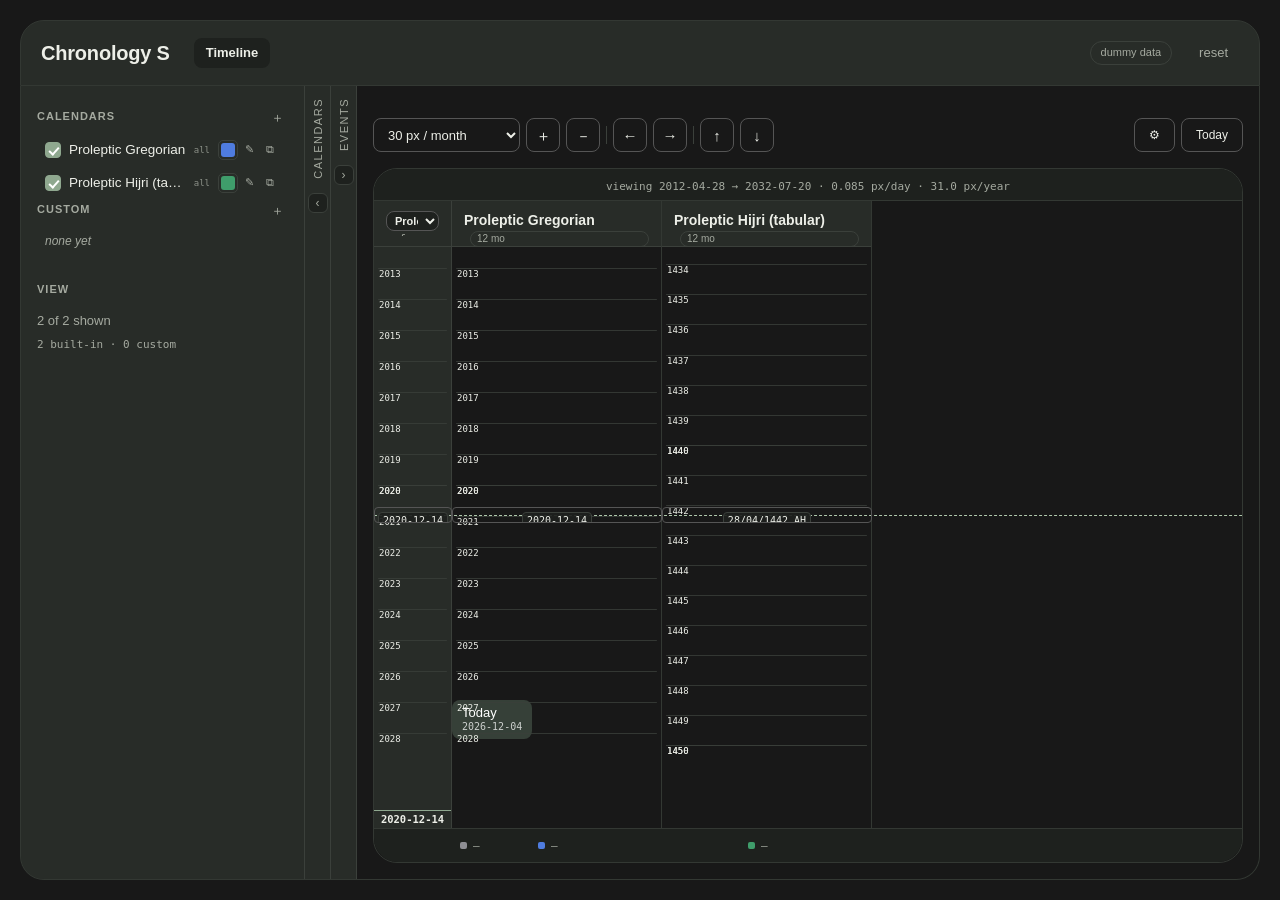
<file: index.html>
<!DOCTYPE html>
<html lang="en">
<head>
<meta charset="utf-8">
<meta name="viewport" content="width=device-width, initial-scale=1">
<title>Chronology S — Calendars</title>
<link rel="icon" href="data:image/svg+xml,<svg xmlns='http://www.w3.org/2000/svg' viewBox='0 0 16 16'><rect width='16' height='16' rx='4' fill='%23d1e7d1'/></svg>">
<link rel="stylesheet" href="cal/styles.css?cb=13">
</head>
<body>
<div class="app">

  <header class="topbar">
    <div class="brand">
      <span class="name">Chronology S</span>
    </div>
    <nav class="tabs">
      <a class="on" href="index.html">Timeline</a>
    </nav>
    <div class="spacer"></div>
    <span class="chip">dummy data</span>
    <button class="btn ghost" id="resetBtn" title="Restore the original dummy data">reset</button>
  </header>

  <div class="body">
    <!-- ============ region 2: calendar list (collapsible) ============ -->
    <aside class="side" id="sidePanel">
      <div class="dragbar" id="dragSide" title="Drag to resize"></div>
      <div id="calList"></div>

      <p class="label">View</p>
      <div style="font-size:13px;color:var(--muted);line-height:1.5">
        <div id="viewCount">—</div>
        <div id="viewRange" style="font-family:var(--mono);font-size:11px;margin-top:6px"></div>
      </div>
    </aside>
    <button class="rail" id="railSide" title="Calendars"><span class="rail-lab">Calendars</span><span class="rail-arrow">‹</span></button>

    <!-- ============ region 3: events panel (collapsible) ============ -->
    <section class="evpanel" id="evPanel">
      <div class="dragbar" id="dragEv" title="Drag to resize"></div>
      <div class="evpanel-head">
        <select class="select" id="evFilter" title="Filter by calendar">
          <option value="">All events</option>
        </select>
      </div>
      <div class="evpanel-body" id="evList"></div>
      <div class="evpanel-foot">
        <button class="btn primary" id="evAddBtn" style="width:100%">＋ Add event</button>
      </div>
    </section>
    <button class="rail" id="railEv" title="Events"><span class="rail-lab">Events</span><span class="rail-arrow">›</span></button>

    <!-- ============ region 4: right column ============ -->
    <main class="main">
      <!-- controls live OUTSIDE the table, in-flow, left/right split above it -->
      <div class="tl-controls">
        <div class="ctl-left">
          <select class="select ctl" id="zoomSel" title="Zoom — each preset puts that unit at 30px">
            <option value="fit">Fit all</option>
            <option value="millennia">30 px / millennium</option>
            <option value="centuries">30 px / century</option>
            <option value="decades">30 px / decade</option>
            <option value="years">30 px / year</option>
            <option value="months" selected>30 px / month</option>
            <option value="days">30 px / day</option>
          </select>
          <button class="btn icon" id="zin" title="Zoom in">＋</button>
          <button class="btn icon" id="zout" title="Zoom out">－</button>
          <span class="sep" style="width:1px;height:18px;background:var(--border)"></span>
          <button class="btn icon" id="left" title="Scroll calendars left">←</button>
          <button class="btn icon" id="right" title="Scroll calendars right">→</button>
          <span class="sep" style="width:1px;height:18px;background:var(--border)"></span>
          <button class="btn icon" id="up" title="Earlier">↑</button>
          <button class="btn icon" id="down" title="Later">↓</button>
        </div>
        <div class="ctl-right">
          <button class="btn sm" id="gearBtn" title="Global settings">⚙</button>
          <button class="btn sm" id="todayBtn">Today</button>
        </div>

        <!-- ⚙ global settings: timeline view variables -->
        <div class="panel" id="settingsPanel" hidden>
          <div class="panel-head">
            <span class="label">Global settings</span>
            <button class="btn ghost" id="settingsClose">✕</button>
          </div>
          <div class="panel-body" id="settingsBody"></div>
        </div>
      </div>

      <div class="tl-panel">
        <!-- row 1: coordinates -->
        <div class="tl-range"><span class="range" id="range">—</span></div>

        <!-- row 2: the timeline -->
        <div id="vt-scroll"><div id="vt-inner"></div></div>

        <!-- row 3: coordinates (one per calendar, aligned to the columns) -->
        <div class="legend" id="coordRow"></div>
      </div>
    </main>
  </div>
</div>

<div class="readout" id="readout"></div>

<!-- ============ calendar drawer ============ -->
<div class="scrim" id="scrim" hidden></div>
<aside class="drawer" id="drawer" hidden aria-label="Calendar editor" style="display:none">
  <div class="drawer-head">
    <h2 id="drawerTitle">Calendar</h2>
    <button class="btn ghost" id="drawerClose" title="Close">✕</button>
  </div>
  <div class="drawer-body">
    <label class="fld"><span>Name</span>
      <input id="fName" type="text" placeholder="e.g. Proleptic Gregorian"></label>

    <div class="row2">
      <label class="fld"><span>Valid from — blank = unbounded</span>
        <span class="stack">
          <span class="inline">
            <input id="fBoundFromD" type="number" min="1" max="31" value="1">
            <select id="fBoundFromM"></select>
            <input id="fBoundFromY" type="number" value="1">
          </span>
          <small class="err" id="fBoundFromErr"></small>
        </span>
      </label>
      <label class="fld"><span>Valid to — blank = unbounded</span>
        <span class="stack">
          <span class="inline">
            <input id="fBoundToD" type="number" min="1" max="31" value="1">
            <select id="fBoundToM"></select>
            <input id="fBoundToY" type="number" value="1">
          </span>
          <small class="err" id="fBoundToErr"></small>
        </span>
      </label>
    </div>

    <div class="row2">
      <label class="fld"><span>Epoch — day 1/1/1 is this day</span>
        <span class="stack">
          <select id="fEpochCal"></select>
          <span class="inline">
            <input id="fEpochD" type="number" min="1" max="31" value="1">
            <select id="fEpochM"></select>
            <input id="fEpochY" type="number" value="1">
          </span>
          <small class="err" id="fEpochErr"></small>
        </span>
      </label>
      <label class="fld"><span>Year numbering</span>
        <select id="fEra">
          <option value="ce">Common Era (1, 2, 3 … no year zero)</option>
          <option value="astro">Astronomical (… −1, 0, 1 … year zero exists)</option>
        </select></label>
    </div>

    <div class="fld">
      <span>Months</span>
      <table class="months" id="monthTable">
        <thead><tr><th>#</th><th>Name</th><th>Days</th><th></th></tr></thead>
        <tbody></tbody>
      </table>
      <div class="row">
        <button class="btn sm" id="addMonth">＋ month</button>
        <button class="btn sm" id="addLeapMonth">＋ leap month</button>
      </div>
      <small class="err" id="fMonthsErr"></small>
    </div>

    <div class="fld">
      <span>Leap rule</span>
      <div class="leapopts">
        <label class="radio"><input type="radio" name="leap" value="every4"> Every 4th year</label>
        <label class="radio"><input type="radio" name="leap" value="custom"> 4-year cycle, leap years</label>
        <label class="radio"><input type="radio" name="leap" value="none"> None (fixed year length)</label>
      </div>
      <div class="inline">
        <input id="fLeapCycle" type="number" min="4" value="30" title="cycle length in years">
        <input id="fLeapYears" type="text" value="2,3,5,7,10,13,16,18,21,24,26,29" title="leap years within the cycle">
      </div>
      <small class="muted" id="leapHint"></small>
    </div>

    <div class="fld">
      <span>Date format</span>
      <input id="fFmt" type="text" value="DD/MM/YYYY">
    </div>

    <div class="fld">
      <span>Colour</span>
      <input id="fColor" type="color" value="#4f7cdf">
    </div>

    <div class="fld">
      <span>Built-in preset <small class="muted">(replaces the rule fields)</small></span>
      <div class="row" id="presets"></div>
    </div>

    <div class="preview">
      <div class="preview-h">Preview — round trip</div>
      <div class="preview-g" id="previewG"></div>
      <small class="err" id="fErr"></small>
    </div>
  </div>
  <div class="drawer-foot">
    <button class="btn danger" id="delBtn" hidden>delete</button>
    <div class="spacer"></div>
    <button class="btn" id="cancelBtn">cancel</button>
    <button class="btn primary" id="saveBtn">save</button>
  </div>
</aside>

<script src="cal/engine.js?cb=20"></script>
<script src="cal/store.js?cb=20"></script>
<script src="cal/settings.js?cb=4"></script>
<script src="cal/settingspanel.js?cb=2"></script>
<script src="cal/timeline.js?cb=42"></script>
<script src="cal/eventeditor.js"></script>
<script src="cal/editor.js?cb=23"></script>
<script src="cal/panels.js?cb=20"></script>
<script src="cal/sidebar.js?cb=20"></script>
<script>
CalEditor.bind();
Settings.load();
window.SettingsPanel.bindGear();
/* shared event drawer (also used by the region-3 events panel) */
fetch('cal/event-drawer.html').then(r => r.text()).then(html => {
  document.body.insertAdjacentHTML('beforeend', html);
  window.EventEditor.bind();
});
</script>
</body>
</html>
</file>
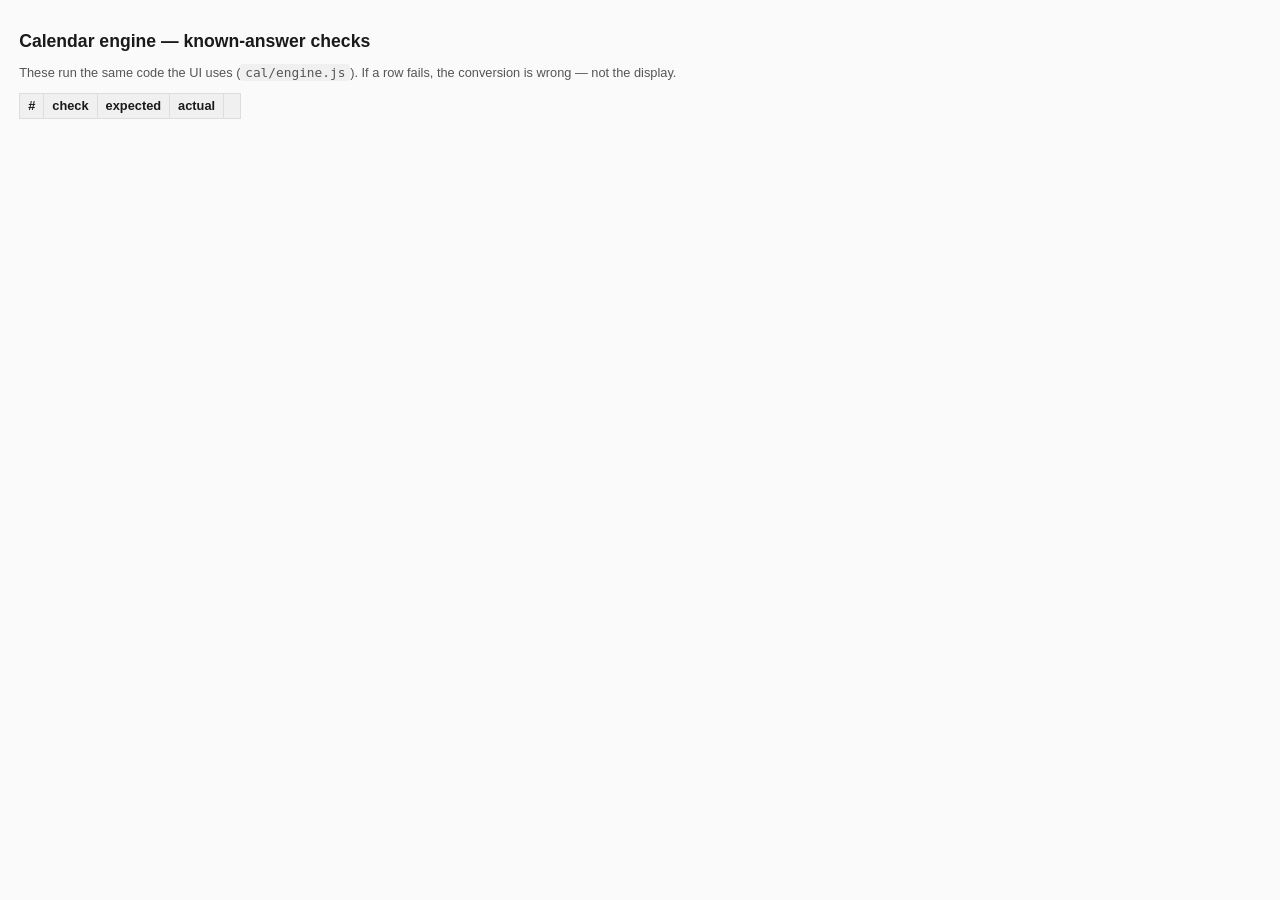
<file: checks.html>
<!DOCTYPE html>
<html lang="en">
<head>
<meta charset="utf-8">
<title>Chronology S — engine checks</title>
<style>
  body { font-family: -apple-system, "Segoe UI", sans-serif; margin: 0; padding: 1.2rem;
         background: #fafafa; color: #1a1a1a; }
  h1 { font-size: 1.1rem; }
  table { border-collapse: collapse; font-size: .8rem; margin-top: .6rem; }
  td, th { border: 1px solid #ddd; padding: .28rem .5rem; text-align: left; }
  th { background: #f0f0f0; }
  .ok { color: #15803d; } .bad { color: #b91c1c; font-weight: 600; }
  .note { color: #555; font-size: .8rem; max-width: 62rem; }
  code { background: #f0f0f0; padding: .05rem .3rem; border-radius: 3px; }
</style>
</head>
<body>
<h1>Calendar engine — known-answer checks</h1>
<p class="note">These run the same code the UI uses (<code>cal/engine.js</code>). If a row fails, the
conversion is wrong — not the display.</p>
<table>
  <thead><tr><th>#</th><th>check</th><th>expected</th><th>actual</th><th></th></tr></thead>
  <tbody id="rows"></tbody>
</table>
<p class="note" id="sum"></p>

<script src="cal/engine.js"></script>
<script>
const rows = [];
function chk(name, expected, actual) {
  const pass = JSON.stringify(expected) === JSON.stringify(actual);
  rows.push({ name, expected, actual, pass });
}

// --- anchor -------------------------------------------------------------
chk('anchor: 2026-10-01 Gregorian → offset', 0, gregorianToOffset(2026, 10, 1));
chk('anchor: offset 0 → Gregorian', [2026, 10, 1], offsetToGregorian(0));

// --- published JDN pairs (independent of our anchor) --------------------
// 2000-01-01 Gregorian = JDN 2451545 → offset = 2451545 - 2461300
chk('2000-01-01 Gregorian', 2451545 - 2461300, gregorianToOffset(2000, 1, 1));
chk('1987-01-27 Gregorian', 2446823 - 2461300, gregorianToOffset(1987, 1, 27));
chk('1582-10-15 Gregorian (first Gregorian day)', 2299161 - 2461300, gregorianToOffset(1582, 10, 15));
chk('1582-10-04 Julian (last Julian day)', 2299160 - 2461300, julianToOffset(1582, 10, 4));
chk('roundtrip 1582-10-15 Gregorian', [1582, 10, 15], offsetToGregorian(gregorianToOffset(1582, 10, 15)));
chk('roundtrip 1582-10-04 Julian', [1582, 10, 4], offsetToJulian(julianToOffset(1582, 10, 4)));

// --- Gregorian leap behaviour ------------------------------------------
chk('2000 is Gregorian leap', true, isLeapYear(2000, gregorianCal()));
chk('1900 is NOT Gregorian leap', false, isLeapYear(1900, gregorianCal()));
chk('2024 is Gregorian leap', true, isLeapYear(2024, gregorianCal()));
chk('1900 IS Julian leap', true, isLeapYear(1900, julianCal()));

// --- rule-driven engine vs the direct formulas --------------------------
const G = finalize(gregorianCal(), () => null);
const J = finalize(julianCal(), () => null);
for (const [y, m, d] of [[2026,10,1],[1582,10,15],[1900,3,1],[4,2,29],[-44,3,15],[-5000,1,1]]) {
  chk(`engine Gregorian ${y}-${m}-${d}`, gregorianToOffset(y, m, d), dateToOffset(y, m, d, G));
  chk(`engine Gregorian back ${y}-${m}-${d}`, [y, m, d], (o => { const r = offsetToDate(o, G); return [r.y, r.m, r.d]; })(dateToOffset(y, m, d, G)));
}
for (const [y, m, d] of [[1582,10,4],[1900,2,29],[622,7,16]]) {
  chk(`engine Julian ${y}-${m}-${d}`, julianToOffset(y, m, d), dateToOffset(y, m, d, J));
}
chk('engine Julian 1582-10-04', julianToOffset(1582,10,4), dateToOffset(1582, 10, 4, J));

// --- Hijri: epoch and published pairs ----------------------------------
const H = finalize(hijriCal(), () => null);
chk('Hijri epoch AH1/1/1 = Julian 622-07-16', julianToOffset(622, 7, 16), H.epochOffset);
chk('Hijri epoch offset is stable', -200315, H.epochOffset);
chk('Hijri AH1/1/1 round trip', { y: 1, m: 1, d: 1 }, (() => { const r = offsetToDate(H.epochOffset, H); return { y: r.y, m: r.m, d: r.d }; })());
// 1 Muharram 1446 AH = 7 July 2024 CE (Gregorian) — published civil-calendar value
chk('1 Muharram 1446 AH → Gregorian', [2024, 7, 7], (() => {
  const r = offsetToDate(dateToOffset(1446, 1, 1, H), G); return [r.y, r.m, r.d]; })());
// Hijri year length: 354 common, 355 leap
chk('AH 1445 length (common)', 354, daysInYear(1445, H));
chk('AH 1446 length (leap)', 355, daysInYear(1446, H));
// Hijri date for "today" should be a sane AH year
const t = offsetToDate(0, H);
chk('Hijri year at the anchor is 1448', true, t.y >= 1447 && t.y <= 1448);

// --- formatting ---------------------------------------------------------
chk('format Hijri', '01/01/0001', formatDate(1, 1, 1, H));
chk('format Gregorian', '1582-10-15', formatDate(1582, 10, 15, G));
chk('format BCE', '753-04-21 BCE', formatDate(-752, 4, 21, G));  // astronomical -752 = 753 BCE

// --- custom calendar round trip ----------------------------------------
const C = finalize(presetCal('egyptian'), id => ({ julian: J, gregorian: G }[id]));
const cOff = dateToOffset(100, 13, 5, C);
chk('Egyptian 100/13/5 round trip', [100, 13, 5], (() => { const r = offsetToDate(cOff, C); return [r.y, r.m, r.d]; })());
chk('Egyptian 13th month exists only 5 days', 5, daysInMonth(100, 12, C));

const tb = document.getElementById('rows');
let nOk = 0;
for (const r of rows) {
  if (r.pass) nOk++;
  const tr = document.createElement('tr');
  tr.innerHTML = `<td>${r.pass ? '✓' : '✗'}</td><td>${r.name}</td>
    <td><code>${JSON.stringify(r.expected)}</code></td>
    <td><code>${JSON.stringify(r.actual)}</code></td>
    <td class="${r.pass ? 'ok' : 'bad'}">${r.pass ? 'pass' : 'FAIL'}</td>`;
  tb.appendChild(tr);
}
document.getElementById('sum').innerHTML =
  `<b>${nOk}/${rows.length}</b> checks pass.` + (nOk === rows.length ? '' : ' — something is wrong.');
</script>
</body>
</html>
</file>
<file: cal/styles.css>
/* Chronology S — dark theme.
   Palette SAMPLED from the reference screenshot (2026-11-17), not eyeballed:
   the reference is green-tinted charcoal, not neutral grey. */
:root {
  --bg: #181818;          /* outer canvas                      */
  --panel: #282c28;       /* main panel / sidebar              */
  --panel-2: #1e211e;     /* inset / hover / header            */
  --border: #3b403b;      /* dividers                          */
  --border-soft: #333833; /* faint dividers                    */
  --text: #edefe8;        /* off-white, slightly warm          */
  --muted: #a5aaa0;       /* secondary text                    */
  --accent: #afc8ac;      /* sage                               */
  --accent-ink: #1e211e;
  --accent-dim: #8fa88f;
  --radius: 24px;
  --radius-sm: 8px;
  --font: -apple-system, BlinkMacSystemFont, "SF Pro Display", "Inter", "Segoe UI", Roboto, sans-serif;
  --mono: ui-monospace, "SF Mono", Menlo, monospace;
  --shadow: 0 20px 40px rgba(0, 0, 0, .5);
}
* { box-sizing: border-box; }
html, body { height: 100%; }
body { margin: 0; font-family: var(--font); background: var(--bg); color: var(--text);
       font-size: 15px; line-height: 1.4; }
a { color: inherit; }
h1 { font-size: 28px; font-weight: 700; margin: 0; letter-spacing: -.02em; }
h2 { font-size: .95rem; margin: 0; }

/* ---------- shell ---------- */
.app { display: flex; flex-direction: column; height: 100vh; padding: 20px; gap: 0; }
.topbar { display: flex; align-items: center; gap: 16px; background: var(--panel);
          border: 1px solid var(--border-soft); border-radius: var(--radius) var(--radius) 0 0;
          padding: 16px 20px; min-height: 60px; }
.brand { display: flex; align-items: center; gap: 10px; }
.brand .mark { width: 32px; height: 32px; border-radius: 50%; background: #343833;
               display: grid; place-items: center; flex: 0 0 auto; }
.brand .mark svg { width: 17px; height: 17px; stroke: var(--muted); }
.brand .name { font-size: 20px; font-weight: 700; letter-spacing: -.01em; }
.tabs { display: flex; gap: 4px; margin-left: 8px; }
.tabs a { text-decoration: none; font-size: 13px; padding: 6px 12px; border-radius: var(--radius-sm);
          color: var(--muted); }
.tabs a:hover { color: var(--text); background: var(--panel-2); }
.tabs a.on { background: var(--panel-2); color: var(--text); font-weight: 600; }
.spacer { flex: 1; }
.chip { font-size: 11px; color: var(--muted); border: 1px solid var(--border);
       border-radius: 99px; padding: 3px 10px; background: transparent; }

/* ---------- buttons ---------- */
.btn { font: inherit; font-size: 13px; padding: 8px 16px; border-radius: var(--radius-sm);
       cursor: pointer; border: 1px solid #555; background: transparent; color: var(--text); }
.btn:hover { background: var(--panel-2); }
.btn.primary { background: var(--accent); border-color: var(--accent); color: var(--accent-ink);
               font-weight: 500; }
.btn.primary:hover { filter: brightness(1.06); }
.btn.pill { border-radius: 20px; color: var(--muted); }
.btn.ghost { border-color: transparent; color: var(--muted); padding: 6px 10px; }
.btn.ghost:hover { color: var(--text); background: var(--panel-2); }
.btn.danger { color: #e0a3a3; border-color: #4a3030; }
.btn.danger:hover { background: #2a1c1c; }
.btn.sm { font-size: 12px; padding: 5px 11px; }
.btn.icon { width: 34px; height: 34px; padding: 0; display: grid; place-items: center;
            border-radius: var(--radius-sm); font-size: 15px; line-height: 1; }

/* ---------- body: sidebar + main ---------- */
.body { flex: 1; display: flex; min-height: 0; background: var(--panel);
        border: 1px solid var(--border-soft); border-top: none;
        border-radius: 0 0 var(--radius) var(--radius); overflow: hidden; }
.side { width: 320px; flex: 0 0 320px; border-right: 1px solid var(--border);
        padding: 20px 16px; overflow-y: auto; background: var(--panel); }
.side .label { font-size: 11px; letter-spacing: 1px; text-transform: uppercase;
               color: var(--muted); margin: 0 0 14px; font-weight: 600; }
.side .label:not(:first-child) { margin-top: 26px; }

/* rail: the label lives INSIDE the strip, below the arrow */
.rail { position: relative; flex: 0 0 26px; width: 26px; border: none;
        border-right: 1px solid var(--border); background: var(--panel);
        color: var(--muted); cursor: pointer; padding: 0;
        display: flex; flex-direction: column; align-items: center; }
.rail:hover { background: var(--panel-2); color: var(--text); }
.rail .rail-arrow { flex: 0 0 auto; width: 20px; height: 20px; margin-top: 14px;
        display: grid; place-items: center; border: 1px solid var(--border);
        border-radius: 6px; font-size: 12px; line-height: 1; color: var(--muted);
        background: var(--panel-2); }
.rail:hover .rail-arrow { color: var(--text); border-color: var(--accent-dim); }
.rail .rail-lab { margin-top: 12px; writing-mode: vertical-rl; transform: rotate(180deg);
        font-size: 11px; letter-spacing: 1.5px; text-transform: uppercase;
        white-space: nowrap; }
.side, .evpanel { position: relative; }
/* grab handle on the right edge of regions 2 and 3 */
.dragbar { position: absolute; top: 0; right: 0; width: 5px; height: 100%; z-index: 6;
           cursor: col-resize; background: transparent; }
.dragbar:hover, .dragbar.on { background: var(--accent-dim); opacity: .55; }

/* region 3: events panel */
.evpanel { width: 260px; flex: 0 0 260px; border-right: 1px solid var(--border);
           background: var(--panel); display: flex; flex-direction: column;
           position: relative; min-height: 0; }
.evpanel-head { padding: 12px 12px 8px; border-bottom: 1px solid var(--border-soft); }
.evpanel-head .select { width: 100%; }
.evpanel-body { flex: 1; overflow-y: auto; padding: 8px; }
.ev-card { padding: 7px 8px; border-radius: var(--radius-sm); margin-bottom: 4px;
           border: 1px solid var(--border-soft); background: var(--panel-2); }
.ev-card:hover { border-color: var(--border); }
.ev-card .t { font-size: 13px; color: var(--text); margin-bottom: 3px;
              white-space: nowrap; overflow: hidden; text-overflow: ellipsis; }
.ev-card .d { font-family: var(--mono); font-size: 10.5px; color: var(--muted);
              white-space: nowrap; overflow: hidden; text-overflow: ellipsis; }
.ev-card .row { display: flex; align-items: center; gap: 4px; margin-top: 5px; }
.ev-card .row .sp { flex: 1; }
.ev-card .btn { width: 20px; height: 20px; padding: 0; font-size: 11px; }
/* pinned footer: never scrolls with the list */
.evpanel-foot { flex: 0 0 auto; padding: 10px 12px 12px;
                border-top: 1px solid var(--border-soft); }
.sec-head { display: flex; align-items: center; justify-content: space-between;
            margin: 0 0 6px; }
.sec-head .label { margin: 0; }
.sec-head .btn { width: 22px; height: 22px; padding: 0; font-size: 13px; line-height: 1; }
.sec-list { display: flex; flex-direction: column; gap: 1px; }
.sec-list + .sec-head { margin-top: 18px; }
.sec-empty { font-size: 12px; color: var(--muted); padding: 6px 8px; font-style: italic; }

/* compact row: checkbox, dot, name, then actions — one line */
.cal-item { display: flex; align-items: center; gap: 8px; padding: 6px 8px;
            border-radius: var(--radius-sm); cursor: default; }
.cal-item:hover { background: var(--bg); }
.cal-item.off { opacity: .42; }
.cal-item .dot { width: 8px; height: 8px; border-radius: 50%; flex: 0 0 auto; }
.cal-item .t { flex: 1; min-width: 0; font-size: 13.5px; color: var(--text);
               white-space: nowrap; overflow: hidden; text-overflow: ellipsis; }
/* validity range, e.g. "all" / "from 1582 Oct" */
.cal-item .bound { flex: 0 0 auto; font-size: 9px; color: var(--muted);
                   font-family: var(--mono); opacity: .8;
                   white-space: nowrap; overflow: hidden; text-overflow: ellipsis;
                   max-width: 74px; }
.cal-item .acts { display: flex; gap: 1px; flex: 0 0 auto; align-items: center; }
/* duplicate choice popover */
.pop-dup { width: 280px; text-align: left; }
.pop-dup .pop-title { font-size: 13px; margin-bottom: 8px; }
.pop-dup .btn { display: block; width: 100%; margin: 4px 0; text-align: left; }

.cal-item .acts .btn { width: 20px; height: 20px; padding: 0; font-size: 11px; }
/* colour swatch: one element that is both the indicator and the control */
.cal-item .swatch { width: 20px; height: 20px; padding: 0; border: 1px solid var(--border);
                    border-radius: 5px; background: none; cursor: pointer; flex: 0 0 auto; }
.cal-item .swatch::-webkit-color-swatch-wrapper { padding: 2px; }
.cal-item .swatch::-webkit-color-swatch { border: none; border-radius: 3px; }
/* built-in date-format button */
.cal-item .fmt { width: auto; height: 20px; padding: 0 6px; font-family: var(--mono);
                 font-size: 10px; letter-spacing: .3px; }

/* preset picker (anchored near the section add button) */
.pop-side { position: fixed; width: 220px; }
.pop-opt { padding: 7px 10px; font-size: 13px; border-radius: 6px; cursor: pointer; }
.pop-opt:hover { background: var(--bg); color: var(--text); }
/* built-in colour + format popover */
.pop-cal { position: fixed; width: 220px; }
.pop-cal input[type=color] { width: 34px; height: 24px; padding: 0; }
.pop-cal input[type=text] { width: 110px; padding: 4px 8px; font-family: var(--mono);
                            font-size: 11px; }

/* checkbox */
.cb { width: 16px; height: 16px; border-radius: 4px; border: 1px solid #555;
      background: transparent; flex: 0 0 auto; cursor: pointer; position: relative; padding: 0; }
.cb[aria-checked="true"] { background: var(--accent-dim); border-color: var(--accent-dim); }
.cb[aria-checked="true"]::after { content: ""; position: absolute; left: 4.5px; top: 2px;
      width: 4px; height: 8px; border: solid #fff; border-width: 0 2px 2px 0;
      transform: rotate(42deg); }

.main { flex: 1; min-width: 0; display: flex; flex-direction: column; overflow: hidden;
        background: var(--bg); padding: 16px 0 0; }
.main-head { padding: 22px 20px 14px; }
.main-head .sub { color: var(--muted); font-size: 15px; margin-top: 6px; }
.main-head .row { display: flex; align-items: center; gap: 10px; }
.main-head .nav { margin-left: auto; display: flex; align-items: center; gap: 6px; }
/* the toolbar select must hug its content — the generic input/select width:100%
   rule otherwise makes it 900px wide and wraps the whole toolbar */
.select { font: inherit; font-size: 13px; padding: 7px 12px; border-radius: var(--radius-sm);
          border: 1px solid #555; background: transparent; color: var(--text); width: auto; }

/* ---------- timeline ---------- */
/* The timeline sits in its own inset panel: rounded corners on the darker
   canvas, distinct from the lighter sidebar/tools around it. */
/* ⚙ global settings panel */
.panel { position: absolute; top: calc(100% - 4px); right: 12px; z-index: 35;
         width: 340px; max-height: 76vh; display: flex; flex-direction: column;
         background: var(--panel-2); border: 1px solid var(--border);
         border-radius: 12px; box-shadow: 0 12px 32px rgba(0,0,0,.45); }
.panel[hidden] { display: none; }
.panel-head { flex: 0 0 auto; display: flex; align-items: center; justify-content: space-between;
              padding: 10px 12px; border-bottom: 1px solid var(--border-soft); }
.panel-body { overflow-y: auto; padding: 10px 12px 14px; }
.gs-sec { font-size: 10px; letter-spacing: 1px; text-transform: uppercase;
          color: var(--muted); margin: 12px 0 6px; font-weight: 600; }
.gs-sec:first-child { margin-top: 2px; }
.gs-row { display: flex; align-items: center; justify-content: space-between;
          gap: 10px; padding: 3px 0; font-size: 12px; }
.gs-row input[type=number] { width: 74px; }
.gs-row input[type=color] { width: 40px; height: 22px; padding: 0; }
.gs-color { flex: 0 0 auto; }
.gs-unit { display: flex; align-items: center; gap: 6px; padding: 3px 0; }
.gs-unit-name { flex: 0 0 78px; font-size: 12px; }
.gs-unit input { width: 58px; }
.gs-unit select { flex: 1; min-width: 0; }
.gs-hint { font-weight: 400; text-transform: none; letter-spacing: 0; opacity: .8; }
.gs-order { display: flex; flex-direction: column; gap: 2px; }
.gs-cal { display: flex; align-items: center; gap: 6px; padding: 5px 6px;
          border: 1px solid var(--border-soft); border-radius: 6px;
          font-size: 12px; cursor: grab; background: var(--panel); }
.gs-cal.dragging { opacity: .5; }
.gs-cal.over { border-color: var(--accent); }
.gs-grip { color: var(--muted); font-size: 11px; }
.gs-dot { width: 8px; height: 8px; border-radius: 50%; flex: 0 0 auto; }
.gs-name { flex: 1; min-width: 0; overflow: hidden; text-overflow: ellipsis; white-space: nowrap; }
.gs-type { font-size: 9px; color: var(--muted); font-family: var(--mono); }

/* controls: in-flow, above the table. Left cluster = view, right = ticks/today. */
.tl-controls { position: relative; display: flex; align-items: center; justify-content: space-between;
               gap: 12px; padding: 16px; flex-wrap: wrap; }   /* symmetric: equal above and below */
.ctl-left, .ctl-right { display: flex; align-items: center; gap: 6px; }
.ctl .btn, .ctl.select { height: 34px; }          /* one uniform control height */
.ctl.select { padding: 0 10px; }
.ctl-right .btn { height: 34px; padding: 0 14px; }
.tl-panel { background: var(--bg); border: 1px solid var(--border-soft);
            border-radius: var(--radius); margin: 0 16px 16px; overflow: hidden;
            display: flex; flex-direction: column; min-height: 0; }

/* tick / label popover */
.popover { position: absolute; top: calc(100% - 6px); right: 16px; z-index: 30;
           width: 320px; background: var(--panel-2);
           border: 1px solid var(--border); border-radius: 12px; padding: 12px 14px;
           box-shadow: 0 12px 30px rgba(0,0,0,.5); text-align: left; }
.pop-row { display: flex; align-items: center; gap: 10px; padding: 5px 0;
           border-bottom: 1px solid var(--border-soft); }
.pop-row:last-of-type { border-bottom: none; }
.pop-lab { font-size: 11px; letter-spacing: .5px; text-transform: uppercase;
           color: var(--muted); flex: 0 0 92px; font-weight: 600; }
.pop-ctl { flex: 1; display: flex; align-items: center; gap: 6px; font-size: 11px;
           color: var(--muted); }
.pop-ctl input[type=range] { flex: 1; accent-color: var(--accent); }
.pop-ctl select { width: auto; padding: 3px 8px; font-size: 12px; }
.pop-ctl input[type=checkbox] { width: auto; accent-color: var(--accent); }
.pop-hint { font-size: 10px; color: var(--muted); margin-top: 8px; line-height: 1.4; }
.pop-sep { height: 1px; background: var(--border-soft); margin: 8px -14px 2px; }
.pop-ctl input[type=number] { width: 56px; padding: 3px 6px; font-family: var(--mono);
                               font-size: 11px; }
/* slim, centred readout strip — just tall enough for one line */
.tl-range { padding: 5px 16px; background: var(--panel-2); border-bottom: 1px solid var(--border-soft);
            text-align: center; }
.tl-range .range { font-family: var(--mono); font-size: 11px; color: var(--muted); }
#vt-scroll { flex: 1; overflow: auto; position: relative; background: var(--bg); }
#vt-inner { position: relative; display: flex; min-width: max-content; }

/* year ruler — matches the panel so its sticky header reads as one surface */
.ruler { position: sticky; left: 0; z-index: 8; flex: 0 0 auto; width: 78px;
         background: var(--panel); border-right: 1px solid var(--border); }
.ruler .col-head { background: var(--panel); }
.ruler-body { position: relative; }
.ruler-lab { position: absolute; left: 10px; transform: translateY(-50%);
             font-family: var(--mono); font-size: var(--label-px, 10px); color: var(--muted);
             white-space: nowrap; }
/* reference selector in the ruler header — must fit the fixed 46px header */
.ref-sel { font-size: 11px; padding: 2px 4px; height: 22px; width: 100%;
           background: var(--panel-2); }
/* bold date inside the ruler, at the crosshair's height */
.ruler-date { position: sticky; top: 46px; z-index: 7; display: block;
              width: 100%; text-align: center; font-family: var(--mono);
              font-size: 10.5px; font-weight: 700; color: var(--text);
              background: var(--panel); border-top: 1px solid var(--accent-dim);
              padding: 1px 0; pointer-events: none; }

.col { position: relative; border-right: 1px solid var(--border-soft); flex: 0 0 auto; }
.col-head { position: sticky; top: 0; z-index: 6; background: var(--panel); padding: 10px 12px;
            border-bottom: 1px solid var(--border); font-size: 14px; font-weight: 600;
            height: 46px; overflow: hidden; display: flex; flex-direction: column;
            justify-content: flex-start; }
.col-head .sub { display: block; font-weight: 400; font-size: 11px; color: var(--muted);
                 font-family: var(--mono); white-space: nowrap; overflow: hidden;
                 text-overflow: ellipsis; }
.col-head .dot { display: inline-block; width: 8px; height: 8px; border-radius: 50%;
                 margin-right: 6px; vertical-align: middle; }
.col-head .tag { display: inline-block; font-size: 10px; color: var(--muted);
                 border: 1px solid var(--border); border-radius: 99px; padding: 0 6px;
                 margin-left: 6px; font-weight: 400; vertical-align: middle; }
.col-head .warn { display: block; font-size: 10px; color: #e0a3a3; }
.col-body { position: relative; }

.mark { position: absolute; left: 4px; right: 4px; border-radius: 2px;
        height: var(--tick-minor-w, 1px);
        background: var(--tick-minor, #3a3f3a); opacity: .6; }
/* a tier carries BOTH its tick style and its label size from settings */
/* tick weight follows the tier: year big, month small, day smallest */
/* tick weight/colour come from global settings; the classes only carry tier */
.mark.millennium, .mark.century, .mark.decade,
.mark.year, .mark.month, .mark.day {
  background: var(--tick-minor, #3a3f3a);
  opacity: .8;
}
.mark.millennium.lab, .mark.century.lab, .mark.decade.lab,
.mark.year.lab, .mark.month.lab, .mark.day.lab {
  background: none;
  opacity: 1;
}
/* labels sit in the TOP-LEFT corner of the block the tick starts, not centred
   on the line — so a year label heads the year band, a month label the month.
   The ruler's own labels use the same anchoring so the two stay aligned. */
.mark.lab { font-family: var(--mono); font-size: var(--label-px, 10px); color: var(--text);
            background: none; height: auto; opacity: 1; border: none;
            transform: none; padding: 0 0 0 3px; left: 2px; right: auto;
            text-align: left; white-space: nowrap; }
/* the ruler's labels share the column anchoring (top-left of the tick) */
.ruler-lab { transform: none; left: 3px; }

/* out-of-bounds shading: a bounded calendar's invalid region is darker */
.oob { position: absolute; left: 0; right: 0; top: 0; pointer-events: none; }
.oob-band { position: absolute; left: 0; right: 0;
            background: rgba(0,0,0,.38); pointer-events: none; }
/* ticks must never draw over the out-of-bounds band */
.col-body .mark, .col-body .ev { position: absolute; }
.col-body .mark { z-index: 1; }

.ev { position: absolute; border: none; border-radius: var(--radius-sm); padding: 5px 10px;
      font-size: 13px; line-height: 1.25; color: #fff; overflow: hidden; cursor: default;
      white-space: nowrap; text-overflow: ellipsis; background: #364038; }
.ev .yr { display: block; font-family: var(--mono); font-size: 10px; opacity: .75; }
.ev.point { height: auto; }
.ev.span { opacity: .85; }

.cross { position: absolute; top: 0; border-top: 1px dashed var(--accent); z-index: 9;
         pointer-events: none; width: 9999px; left: 0; right: auto; }

.readout { position: fixed; bottom: 26px; left: 50%; transform: translateX(-50%); z-index: 20;
           background: #2c2c2e; color: var(--text); font-family: var(--mono); font-size: 12px;
           padding: 7px 14px; border-radius: 99px; pointer-events: none; opacity: 0;
           transition: opacity .12s; border: 1px solid var(--border); }
.readout.on { opacity: 1; }

/* row 3: cursor coordinates, aligned to the columns */
.legend { display: flex; align-items: center; background: var(--panel-2);
          border-top: 1px solid var(--border-soft); font-size: 11px; color: var(--muted);
          flex-wrap: nowrap; overflow: hidden; min-height: 34px;
          border-radius: 0 0 var(--radius) var(--radius); }
.legend .cx { flex: 0 0 auto; display: inline-flex; align-items: center; gap: 6px;
              padding: 0 8px; overflow: hidden; }
.legend .cx-ruler { flex: 0 0 auto; width: var(--ruler-w, 78px); }
.legend .cxv { font-family: var(--mono); font-size: 11px; white-space: nowrap; }
.legend .sw { width: 7px; height: 7px; border-radius: 2px; flex: 0 0 auto; }

/* crosshair bubbles: a thin strip ON the line, one date per calendar.
   Lives in the VIEWPORT layer, so its height is its own content — never the
   content height (which produced a 218,000px band). */
.cross-bubbles { position: absolute; top: 0; left: 0; z-index: 10;
                 display: flex; pointer-events: none;
                 height: auto; max-height: 40px; overflow: hidden;
                 transform: translateY(-50%); }
.cross-bubbles .cb { flex: 0 0 auto; text-align: center; overflow: hidden; }
.cross-bubbles .cbv { display: inline-block; font-family: var(--mono); font-size: 10px;
                      color: var(--text); background: #1e211eee;
                      border: 1px solid var(--border); border-radius: 4px;
                      padding: 1px 4px; white-space: nowrap; }

/* ---------- drawer (calendar editor) ---------- */
.scrim { position: fixed; inset: 0; background: rgba(0,0,0,.6); z-index: 40; }
.drawer { position: fixed; top: 0; right: 0; height: 100%; width: min(520px, 94vw); z-index: 50;
          background: var(--panel); border-left: 1px solid var(--border); display: flex;
          flex-direction: column; box-shadow: -12px 0 40px rgba(0,0,0,.5); }
.drawer-head { display: flex; align-items: center; justify-content: space-between; padding: 16px 20px;
                border-bottom: 1px solid var(--border-soft); }
.drawer-body { padding: 20px; overflow-y: auto; display: flex; flex-direction: column; gap: 16px; }
.drawer-foot { padding: 14px 20px; border-top: 1px solid var(--border-soft); display: flex;
               gap: 8px; align-items: center; }
.row2 { display: grid; grid-template-columns: 1fr 1fr; gap: 12px; }
.row { display: flex; gap: 8px; align-items: center; flex-wrap: wrap; }
.inline { display: inline-flex; gap: 6px; align-items: center; }

.fld { display: flex; flex-direction: column; gap: 6px; }
.fld > span { font-size: 11px; letter-spacing: 1px; text-transform: uppercase; color: var(--muted);
              font-weight: 600; }
input, select { font: inherit; font-size: 13px; padding: 8px 11px; border: 1px solid #555;
                border-radius: var(--radius-sm); background: var(--panel-2); color: var(--text);
                width: auto; }
/* form fields inside the drawers/tables fill their column; toolbar selects hug */
.fld input, .fld select, .months input, .tbl input, .tbl select { width: 100%; }
input[type="color"] { padding: 2px; height: 34px; width: 52px; }
input[type="radio"] { width: auto; }
.stack { display: flex; flex-direction: column; gap: 6px; }
.err { color: #e0a3a3; font-size: 12px; }
.muted { color: var(--muted); font-size: 11px; font-weight: 400; }
.radio { display: flex; align-items: center; gap: 6px; font-size: 13px; }
.leapopts { display: flex; flex-direction: column; gap: 6px; }
.months { width: 100%; border-collapse: collapse; font-size: 13px; }
.months th { text-align: left; font-size: 10px; letter-spacing: 1px; text-transform: uppercase;
             color: var(--muted); font-weight: 600; padding: 4px 6px; }
.months td { padding: 3px 4px; border-top: 1px solid var(--border-soft); }
.months input { padding: 5px 8px; font-size: 13px; }
.preset { font-size: 12px; border: 1px solid #555; border-radius: 99px; padding: 4px 12px;
          cursor: pointer; background: transparent; color: var(--text); }
.preset:hover { border-color: var(--accent-dim); color: var(--accent); }
.preview { border-top: 1px solid var(--border-soft); padding-top: 14px; display: flex;
           flex-direction: column; gap: 8px; }
.preview-h { font-size: 11px; letter-spacing: 1px; text-transform: uppercase; color: var(--muted);
             font-weight: 600; }
.preview-g { display: grid; grid-template-columns: repeat(auto-fill, minmax(180px, 1fr));
             gap: 4px 16px; font-family: var(--mono); font-size: 12px; }
.conv { display: flex; flex-direction: column; gap: 5px; font-size: 13px; }
.conv .line { display: flex; gap: 8px; align-items: baseline; }
.conv .sw { width: 8px; height: 8px; border-radius: 2px; flex: 0 0 auto; align-self: center; }
.conv .nm { color: var(--muted); font-size: 11px; min-width: 96px; }
.empty { color: var(--muted); text-align: center; padding: 48px; font-size: 14px; }

/* event table (events page) */
.tablewrap { flex: 1; overflow: auto; padding: 20px; }
.tbl { width: 100%; border-collapse: collapse; font-size: 13px; }
.tbl th { text-align: left; font-size: 10px; letter-spacing: 1px; text-transform: uppercase;
          color: var(--muted); font-weight: 600; padding: 8px 12px;
          border-bottom: 1px solid var(--border); }
.tbl td { padding: 10px 12px; border-bottom: 1px solid var(--border-soft); vertical-align: top; }
.tbl tr:last-child td { border-bottom: none; }
.tbl .grow { width: 38%; }
.tbl .ttl { font-weight: 500; }
.tbl .note { color: var(--muted); font-size: 11px; }
.tbl .mono { font-family: var(--mono); font-size: 12px; }
.search { width: 200px; }
.other { display: flex; flex-direction: column; gap: 3px; }
.other .line { display: flex; gap: 6px; font-family: var(--mono); font-size: 11px; align-items: baseline; }
.other .sw { width: 7px; height: 7px; border-radius: 2px; flex: 0 0 auto; align-self: center; }
</file>
